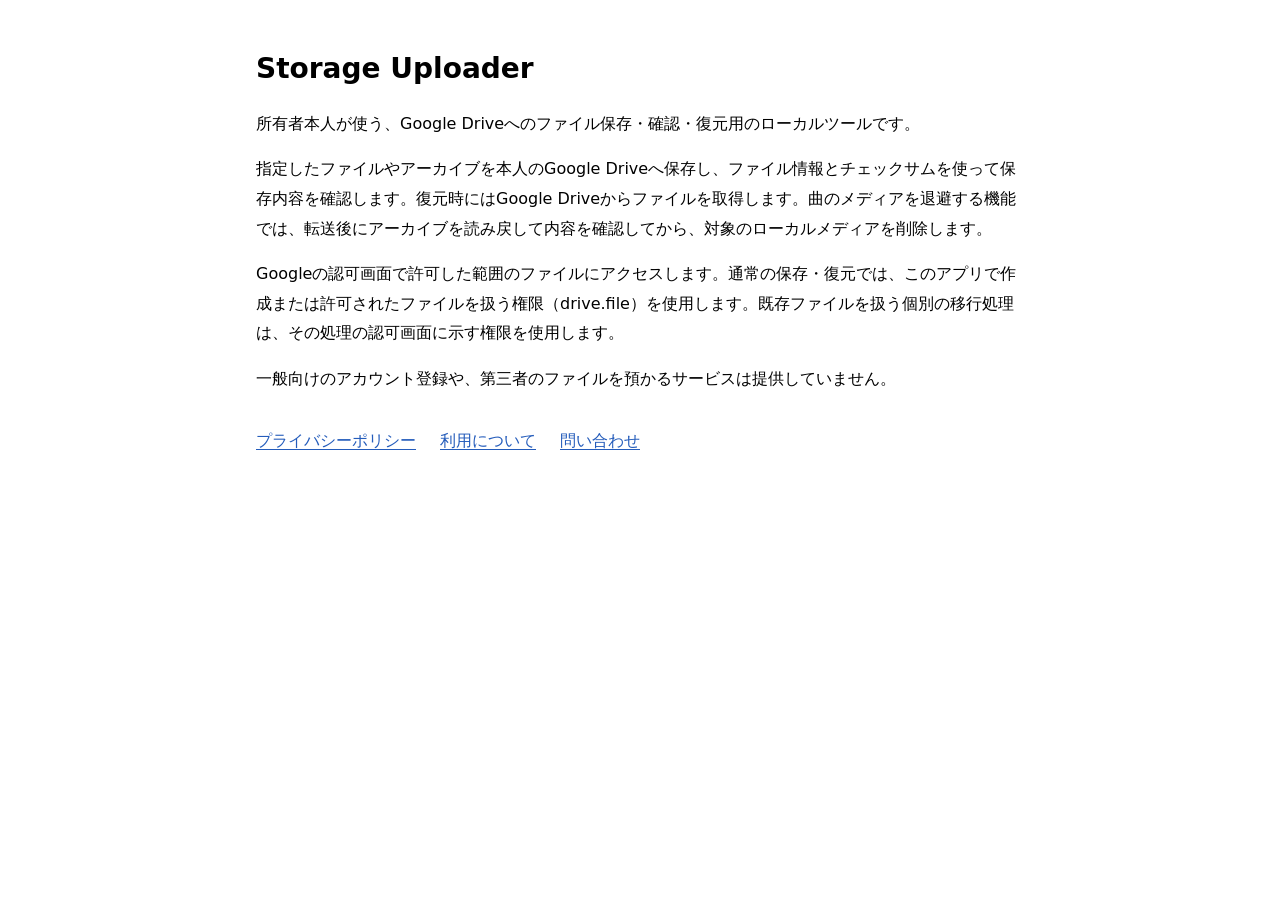
<file: index.html>
<!doctype html>
<html lang="ja">
<meta charset="utf-8">
<meta name="viewport" content="width=device-width, initial-scale=1">
<title>Storage Uploader</title>
<link rel="stylesheet" href="style.css">
<main>
  <h1>Storage Uploader</h1>
  <p>所有者本人が使う、Google Driveへのファイル保存・確認・復元用のローカルツールです。</p>
  <p>指定したファイルやアーカイブを本人のGoogle Driveへ保存し、ファイル情報とチェックサムを使って保存内容を確認します。復元時にはGoogle Driveからファイルを取得します。曲のメディアを退避する機能では、転送後にアーカイブを読み戻して内容を確認してから、対象のローカルメディアを削除します。</p>
  <p>Googleの認可画面で許可した範囲のファイルにアクセスします。通常の保存・復元では、このアプリで作成または許可されたファイルを扱う権限（drive.file）を使用します。既存ファイルを扱う個別の移行処理は、その処理の認可画面に示す権限を使用します。</p>
  <p>一般向けのアカウント登録や、第三者のファイルを預かるサービスは提供していません。</p>
  <nav aria-label="関連情報"><a href="privacy.html">プライバシーポリシー</a><a href="terms.html">利用について</a><a href="https://github.com/inamori/storage-uploader-info/issues">問い合わせ</a></nav>
</main>
</html>
</file>
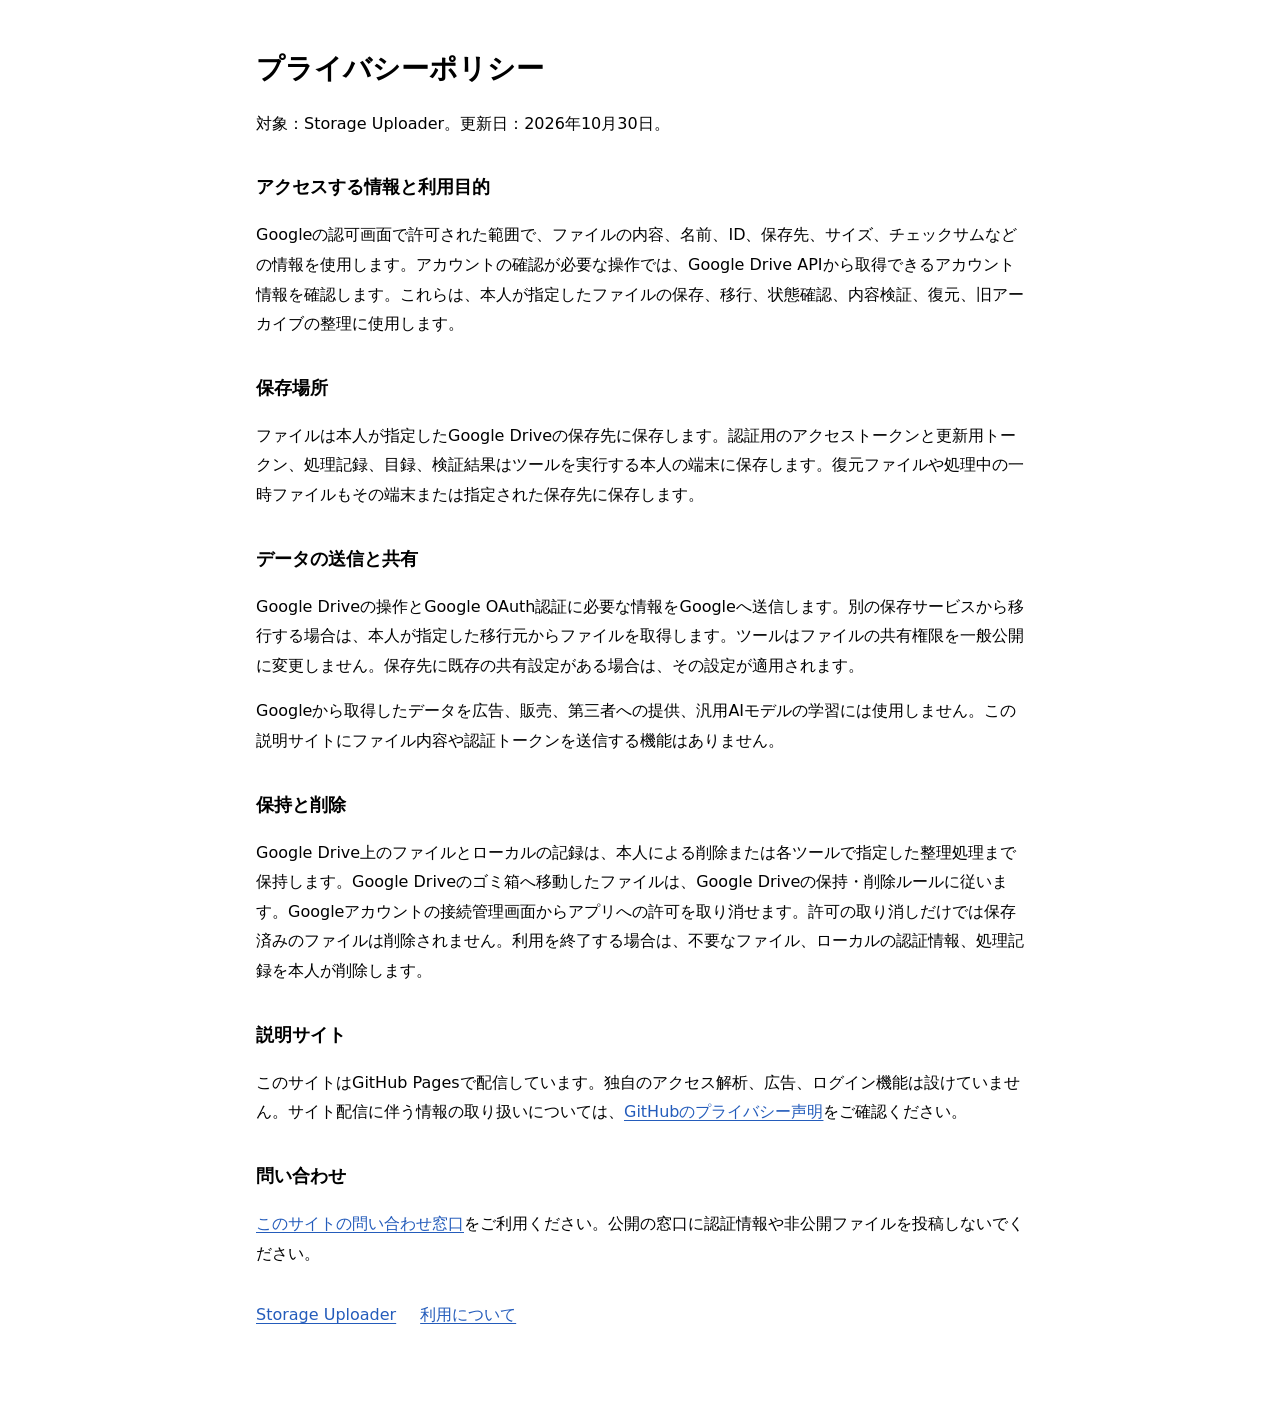
<file: privacy.html>
<!doctype html>
<html lang="ja">
<meta charset="utf-8">
<meta name="viewport" content="width=device-width, initial-scale=1">
<title>プライバシーポリシー | Storage Uploader</title>
<link rel="stylesheet" href="style.css">
<main>
  <h1>プライバシーポリシー</h1>
  <p>対象：Storage Uploader。更新日：2026年10月30日。</p>
  <h2>アクセスする情報と利用目的</h2>
  <p>Googleの認可画面で許可された範囲で、ファイルの内容、名前、ID、保存先、サイズ、チェックサムなどの情報を使用します。アカウントの確認が必要な操作では、Google Drive APIから取得できるアカウント情報を確認します。これらは、本人が指定したファイルの保存、移行、状態確認、内容検証、復元、旧アーカイブの整理に使用します。</p>
  <h2>保存場所</h2>
  <p>ファイルは本人が指定したGoogle Driveの保存先に保存します。認証用のアクセストークンと更新用トークン、処理記録、目録、検証結果はツールを実行する本人の端末に保存します。復元ファイルや処理中の一時ファイルもその端末または指定された保存先に保存します。</p>
  <h2>データの送信と共有</h2>
  <p>Google Driveの操作とGoogle OAuth認証に必要な情報をGoogleへ送信します。別の保存サービスから移行する場合は、本人が指定した移行元からファイルを取得します。ツールはファイルの共有権限を一般公開に変更しません。保存先に既存の共有設定がある場合は、その設定が適用されます。</p>
  <p>Googleから取得したデータを広告、販売、第三者への提供、汎用AIモデルの学習には使用しません。この説明サイトにファイル内容や認証トークンを送信する機能はありません。</p>
  <h2>保持と削除</h2>
  <p>Google Drive上のファイルとローカルの記録は、本人による削除または各ツールで指定した整理処理まで保持します。Google Driveのゴミ箱へ移動したファイルは、Google Driveの保持・削除ルールに従います。Googleアカウントの接続管理画面からアプリへの許可を取り消せます。許可の取り消しだけでは保存済みのファイルは削除されません。利用を終了する場合は、不要なファイル、ローカルの認証情報、処理記録を本人が削除します。</p>
  <h2>説明サイト</h2>
  <p>このサイトはGitHub Pagesで配信しています。独自のアクセス解析、広告、ログイン機能は設けていません。サイト配信に伴う情報の取り扱いについては、<a href="https://docs.github.com/ja/site-policy/privacy-policies/github-general-privacy-statement">GitHubのプライバシー声明</a>をご確認ください。</p>
  <h2>問い合わせ</h2>
  <p><a href="https://github.com/inamori/storage-uploader-info/issues">このサイトの問い合わせ窓口</a>をご利用ください。公開の窓口に認証情報や非公開ファイルを投稿しないでください。</p>
  <nav aria-label="関連情報"><a href="./">Storage Uploader</a><a href="terms.html">利用について</a></nav>
</main>
</html>
</file>
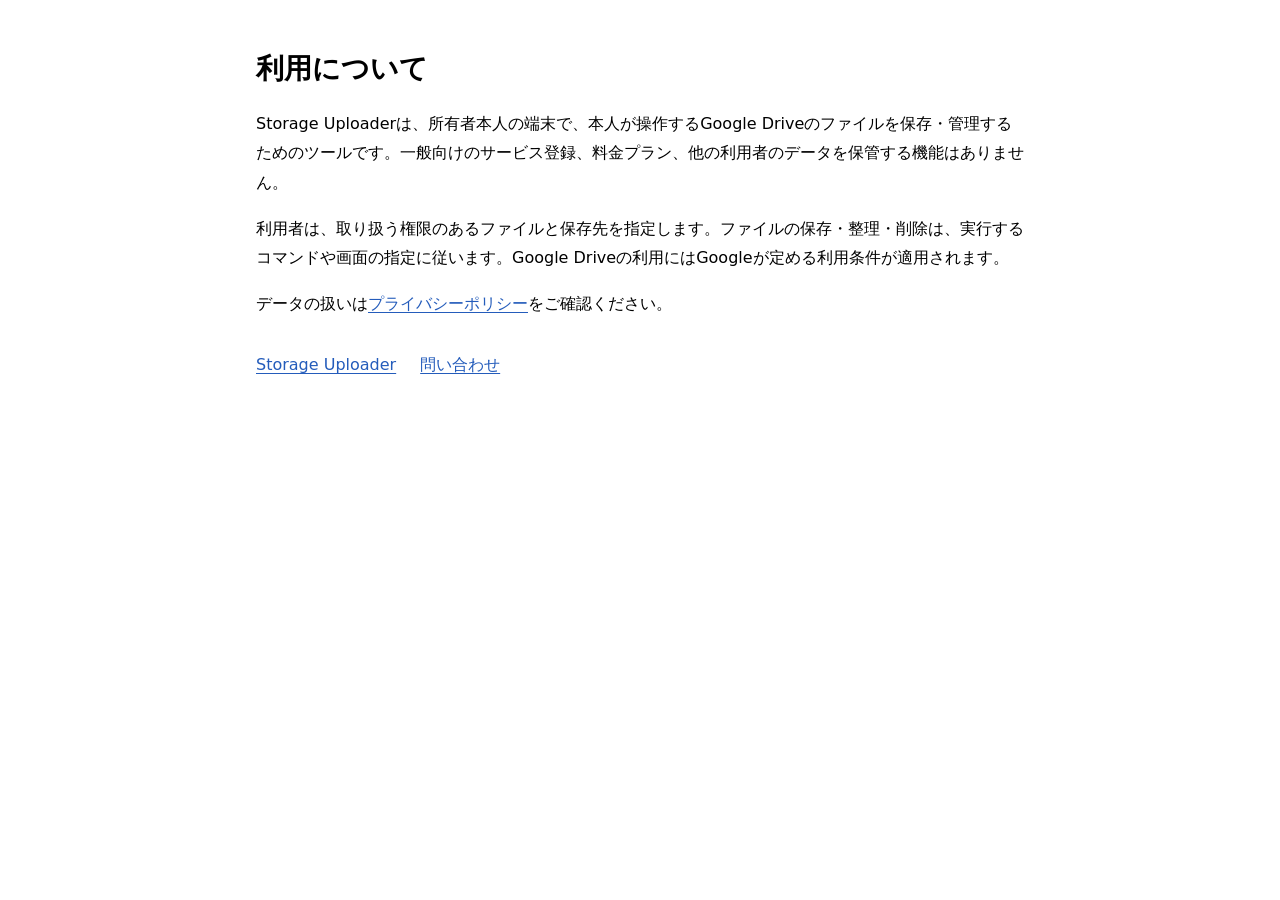
<file: terms.html>
<!doctype html>
<html lang="ja">
<meta charset="utf-8">
<meta name="viewport" content="width=device-width, initial-scale=1">
<title>利用について | Storage Uploader</title>
<link rel="stylesheet" href="style.css">
<main>
  <h1>利用について</h1>
  <p>Storage Uploaderは、所有者本人の端末で、本人が操作するGoogle Driveのファイルを保存・管理するためのツールです。一般向けのサービス登録、料金プラン、他の利用者のデータを保管する機能はありません。</p>
  <p>利用者は、取り扱う権限のあるファイルと保存先を指定します。ファイルの保存・整理・削除は、実行するコマンドや画面の指定に従います。Google Driveの利用にはGoogleが定める利用条件が適用されます。</p>
  <p>データの扱いは<a href="privacy.html">プライバシーポリシー</a>をご確認ください。</p>
  <nav aria-label="関連情報"><a href="./">Storage Uploader</a><a href="https://github.com/inamori/storage-uploader-info/issues">問い合わせ</a></nav>
</main>
</html>
</file>
<file: style.css>
:root { color-scheme: light dark; font-family: system-ui, sans-serif; line-height: 1.85; }
body { margin: 0; }
main { max-width: 48rem; margin: 3rem auto; padding: 0 1.5rem 3rem; }
h1 { font-size: 1.75rem; line-height: 1.5; }
h2 { font-size: 1.15rem; margin-top: 2rem; }
nav { display: flex; flex-wrap: wrap; gap: .6rem 1.5rem; margin-top: 2rem; }
a { color: #245cbb; text-underline-offset: .2em; }
@media (prefers-color-scheme: dark) { a { color: #9bc5ff; } }
</file>
